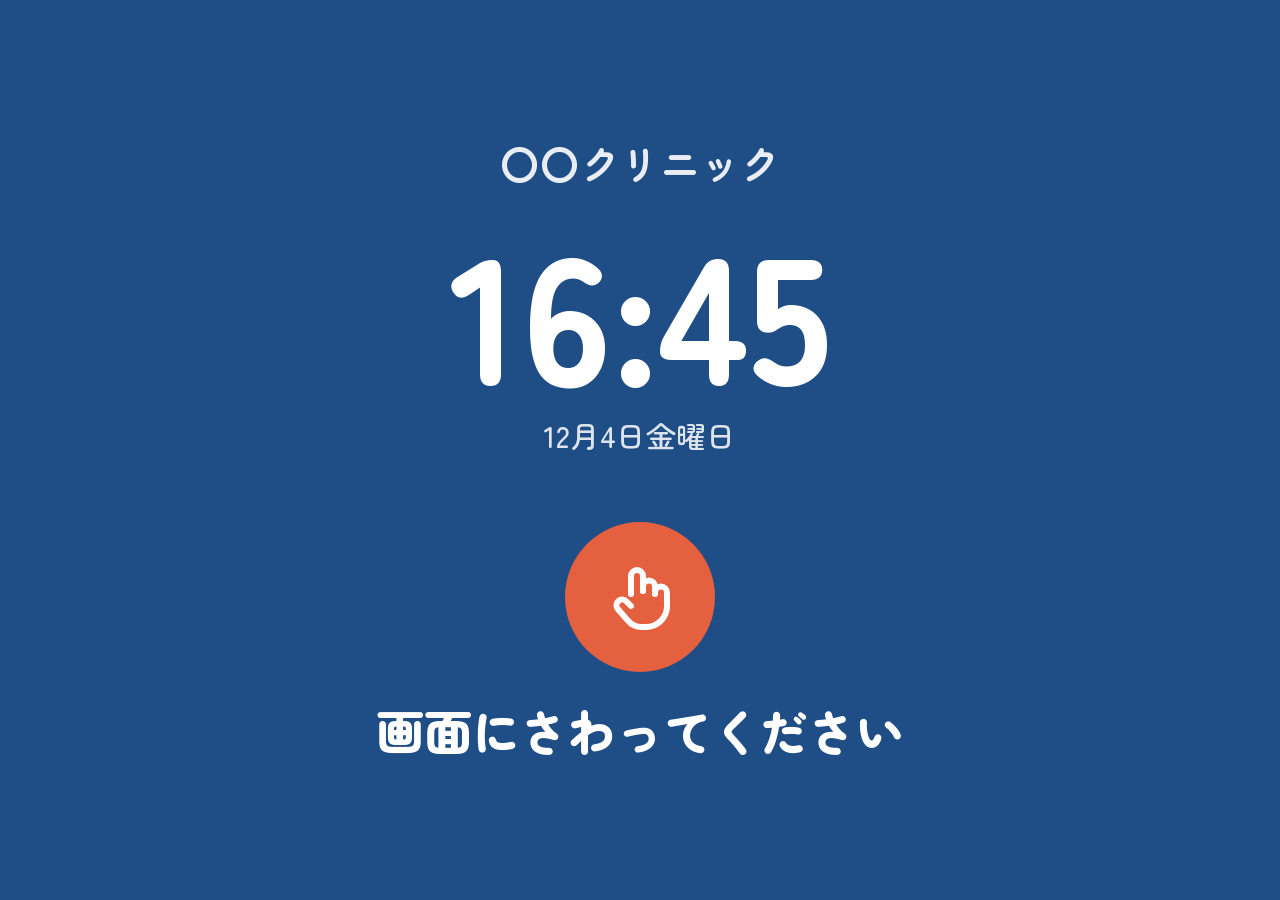
<file: index.html>
<!DOCTYPE html>
<html lang="ja">
<head>
<meta charset="utf-8">
<meta name="viewport" content="width=device-width,initial-scale=1,user-scalable=no">
<meta name="apple-mobile-web-app-capable" content="yes">
<meta name="mobile-web-app-capable" content="yes">
<meta name="apple-mobile-web-app-status-bar-style" content="black-translucent">
<meta name="apple-mobile-web-app-title" content="受付ご案内">
<title>受付ご案内</title>
<link rel="preconnect" href="https://fonts.googleapis.com">
<link href="https://fonts.googleapis.com/css2?family=Zen+Maru+Gothic:wght@500;700;900&display=swap" rel="stylesheet">
<link rel="stylesheet" href="style.css">
<style>
#idle{background:var(--blue);color:#fff;align-items:center;justify-content:center;text-align:center;padding:5vh 6vw}
#idle .name{font-size:clamp(24px,4vw,40px);font-weight:700;opacity:.9}
#idle .clock{font-size:clamp(72px,16vw,180px);font-weight:900;line-height:1.05;margin:2vh 0 1vh;font-variant-numeric:tabular-nums}
#idle .date{font-size:clamp(20px,3vw,30px);opacity:.85}
#idle .touch{margin-top:7vh;display:flex;flex-direction:column;align-items:center;gap:20px}
#idle .touch b{font-size:clamp(28px,5vw,48px);font-weight:900}
.grid{display:grid;grid-template-columns:repeat(auto-fit,minmax(min(100%,360px),1fr));gap:clamp(14px,2vw,28px)}
.item{background:var(--card);border:2px solid var(--line);border-radius:28px;padding:clamp(22px,3vw,36px);text-align:left;display:flex;gap:22px;align-items:center;min-height:200px;box-shadow:0 6px 0 var(--line);transition:transform .08s}
.item:active{transform:translateY(4px);box-shadow:0 2px 0 var(--line)}
.item .ic{flex:none;width:84px;height:84px;border-radius:24px;display:grid;place-items:center;background:var(--blue);color:#fff}
.item .ic svg{width:46px;height:46px}
.item b{display:block;font-size:clamp(26px,3.2vw,38px);font-weight:900;line-height:1.25}
.item small{display:block;font-size:clamp(17px,2vw,22px);color:var(--sub);margin-top:6px}
.item.callme{background:var(--coral);border-color:var(--coral);color:#fff;box-shadow:0 6px 0 #b8452a}
.item.callme .ic{background:#fff;color:var(--coral)}.item.callme small{color:#ffe6de}
.steps{list-style:none;margin:0 auto;padding:0;display:grid;gap:16px;max-width:1000px}
.steps li{display:grid;grid-template-columns:64px minmax(0,1fr);gap:18px;align-items:start;background:var(--card);border:2px solid var(--line);border-radius:22px;padding:22px 26px}
.steps .n{width:64px;height:64px;border-radius:50%;background:var(--blue);color:#fff;display:grid;place-items:center;font-size:30px;font-weight:900}
.steps b{display:block;font-size:1.45em;line-height:1.35;padding-top:8px}
.steps p{margin:8px 0 0;font-size:1.15em}
.metal{list-style:none;margin:16px 0 0;padding:0;display:grid;grid-template-columns:repeat(auto-fill,minmax(min(100%,250px),1fr));gap:10px}
.metal li{display:flex;align-items:center;gap:12px;padding:12px 16px;border-radius:14px;background:#fdf0eb;border:2px solid #f3c9b4;font-weight:700;font-size:1.02em;line-height:1.35;grid-template-columns:none}
.metal svg{flex:none;width:30px;height:30px;color:var(--red)}
.note{max-width:1000px;margin:20px auto 0;padding:18px 24px;border-radius:18px;background:#fff6d9;border:2px solid #ecd27a;font-weight:700;display:flex;gap:14px;align-items:flex-start}
.note svg{flex:none;width:30px;height:30px;color:#a87400;margin-top:2px}

/* 設定画面 */
#admin{z-index:5}
#admin main{user-select:text;-webkit-user-select:text}
.adm{max-width:900px;margin:0 auto;width:100%}
.adm h2{font-size:22px;margin:28px 0 10px}
.adm .hint{font-size:15px;color:var(--sub);margin:4px 0 12px}
.fl{display:grid;gap:6px;margin-bottom:16px;font-size:17px;font-weight:700}
.fl input,.fl textarea{font-family:inherit;font-size:17px;line-height:1.6;font-weight:500;padding:12px 14px;border-radius:12px;border:2px solid var(--line);background:var(--card);color:var(--ink);width:100%}
.fl textarea{min-height:110px;resize:vertical}
.sprow{display:flex;gap:10px;align-items:stretch}.sprow textarea{min-height:64px;flex:1}.sprow .sbtn{flex:none}
.chk{display:flex;align-items:center;gap:12px;font-size:17px;font-weight:700;min-height:44px;margin-top:4px}
.chk input{width:26px;height:26px;accent-color:var(--blue);flex:none}
.fl select{font-family:inherit;font-size:17px;padding:12px 14px;border-radius:12px;border:2px solid var(--line);background:var(--card);color:var(--ink);width:100%;min-height:52px}
.fl input[type=range]{padding:0;border:0;background:none;accent-color:var(--blue);min-height:44px}
.fl textarea.tall{min-height:260px}
.row2{display:grid;grid-template-columns:repeat(auto-fit,minmax(min(100%,240px),1fr));gap:0 16px}
.ed{border:2px solid var(--line);border-radius:18px;padding:18px 20px;margin-bottom:16px;background:var(--card)}
.ed-h{display:flex;align-items:center;gap:10px;margin-bottom:12px}
.ed-h b{flex:1;font-size:19px}
.sbtn{min-height:44px;min-width:44px;padding:0 14px;border-radius:12px;border:2px solid var(--line);background:var(--bg);font-size:16px;font-weight:700}
.sbtn.del{color:var(--red)}
.adm .actions{justify-content:flex-start}
.toast{position:fixed;left:50%;bottom:28px;transform:translateX(-50%);background:var(--ink);color:#fff;padding:14px 26px;border-radius:999px;font-size:18px;display:none;z-index:30}
#pinbox{background:rgba(20,30,45,.6);align-items:center;justify-content:center;z-index:25}
#pinbox .card{background:var(--card);padding:28px;border-radius:24px;width:min(420px,90vw)}
#pinbox input{font-size:28px;letter-spacing:.3em;text-align:center}
</style>
</head>
<body>

<section id="idle" class="screen on">
  <div class="name" id="idleName"></div>
  <div class="clock" id="clock">--:--</div>
  <div class="date" id="date"></div>
  <div class="touch">
    <div class="ring"><svg viewBox="0 0 24 24" fill="none" stroke="#fff" stroke-width="2" stroke-linecap="round" stroke-linejoin="round"><path d="M9 11V5a2 2 0 0 1 4 0v5"/><path d="M13 10V8.5a2 2 0 0 1 4 0V11"/><path d="M17 10.5a2 2 0 0 1 4 0V15a7 7 0 0 1-7 7h-1.5a6 6 0 0 1-4.6-2.2L4.6 16a1.9 1.9 0 0 1 2.9-2.5L9 15"/></svg></div>
    <b>画面にさわってください</b>
  </div>
</section>

<section id="menu" class="screen">
  <header><h1 id="menuName"></h1><button class="hbtn" id="voiceBtn">音声 オン</button></header>
  <main><p class="lead">ご用件をえらんでください</p><div class="grid" id="grid"></div></main>
  <footer><span></span><span id="t1"></span></footer>
</section>

<section id="guide" class="screen">
  <header><button class="hbtn" data-go="menu">‹ もどる</button><h1 id="gTitle"></h1><button class="hbtn" id="readBtn">もう一度読む</button></header>
  <main>
    <ol class="steps" id="gSteps"></ol>
    <div class="note" id="gNote"><svg viewBox="0 0 24 24" fill="none" stroke="currentColor" stroke-width="2" stroke-linecap="round" stroke-linejoin="round"><path d="M10.3 3.9 1.8 18a2 2 0 0 0 1.7 3h17a2 2 0 0 0 1.7-3L13.7 3.9a2 2 0 0 0-3.4 0z"/><path d="M12 9v4M12 17h.01"/></svg><span id="gNoteText"></span></div>
    <div class="actions">
      <button class="big-btn primary" data-go="idle">わかりました</button>
      <button class="big-btn coral" data-call>スタッフを呼ぶ</button>
    </div>
  </main>
  <footer><span></span><span id="t2"></span></footer>
</section>

<section id="calling" class="screen">
  <div class="center">
    <div class="ring" id="callRing"><svg viewBox="0 0 24 24" fill="none" stroke="currentColor" stroke-width="2" stroke-linecap="round" stroke-linejoin="round"><path d="M6 8a6 6 0 0 1 12 0c0 7 3 9 3 9H3s3-2 3-9"/><path d="M10.3 21a1.9 1.9 0 0 0 3.4 0"/></svg></div>
    <h2 id="callTitle"></h2>
    <p id="callText"></p>
    <div class="actions">
      <button class="big-btn coral" id="againBtn" hidden>もう一度呼ぶ</button>
      <button class="big-btn" id="closeBtn">とじる</button>
    </div>
  </div>
</section>

<section id="admin" class="screen">
  <header><h1>設定（職員用）</h1><button class="hbtn" id="admClose">とじる</button></header>
  <main><div class="adm">
    <p class="hint">ここでの変更は、この端末のブラウザに保存されます（他の端末には反映されません）。</p>
    <h2>基本</h2>
    <div class="row2">
      <label class="fl">クリニック名<input id="aName"></label>
      <label class="fl">呼び出し場所の名前（通知に表示）<input id="aPlace"></label>
    </div>
    <label class="fl">通知のチャンネル名（ntfy の topic）<input id="aTopic" autocomplete="off" autocapitalize="off" spellcheck="false"></label>
    <p class="hint">変えた場合は、スタッフのスマホの ntfy アプリにも同じ名前を登録し直してください。</p>
    <div class="row2">
      <label class="fl">操作がないとき最初の画面に戻るまで（秒）<input id="aIdle" type="number" inputmode="numeric" min="15" max="600"></label>
      <label class="fl">「もう一度呼ぶ」を出すまで（秒）<input id="aWait" type="number" inputmode="numeric" min="30" max="900"></label>
      <label class="fl">設定画面の暗証番号（空欄なら不要）<input id="aPin" inputmode="numeric" maxlength="8" autocomplete="off"></label>
    </div>
    <label class="chk"><input type="checkbox" id="aFull"> 待機画面をタップしたら全画面にする（Safari で開いているとき）</label>
    <div class="actions" style="margin-top:8px"><button class="sbtn" id="aFullNow">今すぐ全画面にする</button></div>
    <h2>読み上げの声</h2>
    <p class="hint">選べる声は端末によって違います。「（拡張）」「Premium」と付いた声は、より自然です。</p>
    <label class="fl">声<select id="aVoice"></select></label>
    <div class="row2">
      <label class="fl">速さ <span id="aRateV"></span><input id="aRate" type="range" min="0.7" max="1.3" step="0.05"></label>
      <label class="fl">高さ <span id="aPitchV"></span><input id="aPitch" type="range" min="0.8" max="1.5" step="0.05"></label>
    </div>
    <div class="actions" style="margin-top:0"><button class="sbtn" id="aTry">▶ 試しに聞く</button></div>
    <h2>読み上げる言葉</h2>
    <p class="hint">空欄にすると、その場面では読み上げません。画面に出る文字は変わりません。</p>
    <div id="aSpeech"></div>
    <h2>メニュー</h2>
    <p class="hint">手順は1行に1つ。「見出し|説明」と書くと説明を分けられます。行の頭に「・」を付けると、すぐ上の手順の一覧（金属類など）になります。</p>
    <div id="aMenu"></div>
    <div class="actions"><button class="sbtn" id="aAdd">＋ 案内メニューを追加</button></div>
    <div class="actions">
      <button class="big-btn primary" id="aSave">保存する</button>
      <button class="big-btn" id="aReset">初期設定に戻す</button>
    </div>
    <details style="margin:32px 0 60px">
      <summary style="font-weight:700;cursor:pointer;min-height:44px">設定を書き出す（config.js に貼り付けて全端末に反映したいとき）</summary>
      <label class="fl" style="margin-top:12px"><textarea id="aExport" class="tall" readonly></textarea></label>
      <button class="sbtn" id="aCopy">コピー</button>
    </details>
  </div></main>
</section>

<section id="pinbox" class="screen">
  <div class="card">
    <label class="fl">暗証番号<input id="pinIn" type="password" inputmode="numeric" autocomplete="off"></label>
    <div class="actions" style="justify-content:flex-start;margin-top:8px"><button class="big-btn primary" id="pinOk">開く</button><button class="big-btn" id="pinNo">やめる</button></div>
  </div>
</section>
<div class="toast" id="toast"></div>

<script src="config.js"></script>
<script>
{
const BASE = window.KIOSK_CONFIG;
const SKEY = 'clinicKiosk.settings.v2';
let C = BASE;
try { const sv = JSON.parse(localStorage.getItem(SKEY)); if (sv && sv.menu) C = Object.assign({}, BASE, sv) } catch (e) {}
const PREVIEW = !!window.KIOSK_PREVIEW;
const NTFY = 'https://ntfy.sh';
const $ = id => document.getElementById(id);
const esc = s => String(s ?? '').replace(/[&<>"']/g, c => ({'&':'&amp;','<':'&lt;','>':'&gt;','"':'&quot;',"'":'&#39;'}[c]));
const ICON = {
  guide: '<rect x="4" y="3" width="16" height="18" rx="2"/><path d="M8 8h8M8 12h8M8 16h5"/>',
  call: '<path d="M6 8a6 6 0 0 1 12 0c0 7 3 9 3 9H3s3-2 3-9"/><path d="M10.3 21a1.9 1.9 0 0 0 3.4 0"/>'
};
const NO = '<svg viewBox="0 0 24 24" fill="none" stroke="currentColor" stroke-width="2.4" stroke-linecap="round"><circle cx="12" cy="12" r="9"/><path d="M5.6 5.6l12.8 12.8"/></svg>';
let cur = 'idle', lastAct = Date.now(), voice = true, curGuide = null;

/* ---------- 画面・音声 ---------- */
function show(id) {
  document.querySelectorAll('.screen').forEach(s => s.classList.toggle('on', s.id === id));
  cur = id; lastAct = Date.now();
  if (id !== 'calling') stopListen();
  if (id === 'idle') { try { speechSynthesis.cancel() } catch (e) {} }
}
/* 声の選び方：高品質（拡張・Premium・Natural）で、女性の日本語の声を優先 */
const FEMALE = /kyoko|o-?ren|nanami|mayu|ayumi|haruka|sayaka|aoi|shiori|google 日本語|女性|female/i;
const MALE = /otoya|hattori|keita|ichiro|daichi|naoki|男性|male/i;
const GOOD = /enhanced|premium|natural|neural|拡張|高品質/i;
function jaVoices() { try { return speechSynthesis.getVoices().filter(v => (v.lang || '').replace('_', '-').toLowerCase().startsWith('ja')) } catch (e) { return [] } }
function pickVoice() {
  const vs = jaVoices(); if (!vs.length) return null;
  const want = (C.voice || {}).name;
  if (want) { const v = vs.find(v => v.name === want); if (v) return v }
  const score = v => (GOOD.test(v.name) ? 4 : 0) + (FEMALE.test(v.name) ? 3 : 0) - (MALE.test(v.name) && !FEMALE.test(v.name) ? 5 : 0) + (v.localService ? 0 : 1);
  return vs.slice().sort((a, b) => score(b) - score(a))[0];
}
function speak(t, force) {
  if ((!voice && !force) || !t) return;
  try {
    speechSynthesis.cancel();
    const vc = C.voice || {};
    const u = new SpeechSynthesisUtterance(t); u.lang = 'ja-JP';
    u.rate = +vc.rate || 0.95; u.pitch = +vc.pitch || 1.1; u.volume = 1;
    const v = pickVoice(); if (v) u.voice = v;
    speechSynthesis.speak(u);
  } catch (e) {}
}
/* 読み上げる言葉（設定画面で変更できる。空欄なら読み上げない） */
const SPEECH_DEFAULT = {
  welcome: 'いらっしゃいませ。ご用件をえらんでください。',
  callSent: 'スタッフに知らせました。まもなくスタッフが参ります。そのまま少々お待ちください。',
  callAck: 'スタッフが向かっています。おかけになってお待ちください。',
  callWait: 'お待たせしています。',
  callError: 'スタッフを呼べませんでした。お近くのスタッフにお声がけください。'
};
const SPEECH_LABEL = {
  welcome: '最初のあいさつ（待機画面をタップしたとき）',
  callSent: 'スタッフに通知を送ったとき',
  callAck: 'スタッフが「向かいます」を押したとき',
  callWait: 'しばらく応答がないとき',
  callError: '通知を送れなかったとき'
};
const phrase = k => { const sp = C.speech || {}; return k in sp ? sp[k] : SPEECH_DEFAULT[k] };
const say = k => speak(phrase(k));
let actx = null;
function chime(done) {
  try {
    actx = actx || new (window.AudioContext || window.webkitAudioContext)();
    (done ? [[660, 0], [880, .25]] : [[880, 0], [660, .3]]).forEach(([f, t]) => {
      const o = actx.createOscillator(), g = actx.createGain(), n = actx.currentTime + t;
      o.frequency.value = f; g.gain.setValueAtTime(0, n); g.gain.linearRampToValueAtTime(.25, n + .02); g.gain.exponentialRampToValueAtTime(.001, n + .9);
      o.connect(g).connect(actx.destination); o.start(n); o.stop(n + 1);
    });
  } catch (e) {}
}

/* ---------- メニュー・案内 ---------- */
function render() {
  $('idleName').textContent = C.clinicName; $('menuName').textContent = C.clinicName;
  $('grid').innerHTML = C.menu.map((m, i) => `<button class="item ${m.type === 'call' ? 'callme' : ''}" data-i="${i}">
  <span class="ic"><svg viewBox="0 0 24 24" fill="none" stroke="currentColor" stroke-width="2" stroke-linecap="round" stroke-linejoin="round">${ICON[m.type] || ICON.guide}</svg></span>
  <span><b>${esc(m.title)}</b><small>${esc(m.sub)}</small></span></button>`).join('');
}
render();

function openGuide(m) {
  curGuide = m;
  $('gTitle').textContent = m.title;
  const st = m.steps || [];
  $('gSteps').innerHTML = st.map((s, k) => `<li>
    <span class="n">${k + 1}</span>
    <div><b>${esc(s.h)}</b>${s.d ? `<p>${esc(s.d)}</p>` : ''}
    ${s.list ? `<ul class="metal">${s.list.map(x => `<li>${NO}<span>${esc(x)}</span></li>`).join('')}</ul>` : ''}</div></li>`).join('');
  $('gNoteText').textContent = m.note || ''; $('gNote').style.display = m.note ? '' : 'none';
  $('readBtn').hidden = m.speakOn === false;
  show('guide'); readGuide();
}
function guideSpeech(m) {
  if (m.speakOn === false) return '';
  if (m.speakText && m.speakText.trim()) return m.speakText.trim();
  return m.title + 'へのご案内です。' + (m.steps || []).map((s, k) =>
    (k + 1) + '。' + s.h + '。' + (s.d || '') + (s.list ? s.list.join('、') + '。' : '')).join('') + (m.note || '');
}
function readGuide() { const m = curGuide; if (m) speak(guideSpeech(m)) }

/* ---------- スタッフ呼び出し（ntfy） ---------- */
let listener = null, waitTimer = null, lastSent = 0, acked = false, callState = '';
function stopListen() {
  if (listener) { try { listener.close() } catch (e) {} listener = null }
  if (waitTimer) { clearTimeout(waitTimer); waitTimer = null }
}
function setCall(state, title, text) {
  callState = state;
  $('callRing').classList.toggle('done', state === 'ack');
  $('callTitle').textContent = title; $('callText').textContent = text;
  $('againBtn').hidden = state !== 'wait';
}
async function sendCall() {
  if (PREVIEW) return Math.floor(Date.now() / 1000);
  const time = new Date().toLocaleTimeString('ja-JP', { hour: '2-digit', minute: '2-digit' });
  // 呼び出しごとの番号。「向かいます」でこの番号の通知を全端末から消す
  const seq = 'call' + Date.now();
  const r = await fetch(NTFY + '/', {
    method: 'POST',
    headers: { 'Content-Type': 'application/json' },
    body: JSON.stringify({
      topic: C.topic,
      sequence_id: seq,
      title: `${C.place}から呼び出しです`,
      message: `${C.clinicName}の${C.place}で、スタッフが呼ばれています（${time}）`,
      priority: 5,
      tags: ['bell'],
      actions: [{ action: 'http', label: '向かいます', url: `${NTFY}/${C.topic}/${seq}/clear`, method: 'PUT', clear: true }]
    })
  });
  if (!r.ok) throw new Error('HTTP ' + r.status);
  const j = await r.json().catch(() => ({}));
  return j.time || Math.floor(Date.now() / 1000) - 5;
}
function listenAck(since, onAck) {
  if (PREVIEW) { const t = setTimeout(onAck, 6000); return { close() { clearTimeout(t) } } }
  // 通知が「既読（消去）」になる＝誰かが「向かいます」を押した。PC画面からの返事は -ack に届く
  const es = new EventSource(`${NTFY}/${encodeURIComponent(C.topic)},${encodeURIComponent(C.topic)}-ack/sse?since=${since}`);
  es.onmessage = e => {
    try {
      const m = JSON.parse(e.data);
      if (m.time < since) return;
      if (m.topic === C.topic && (m.event === 'message_clear' || m.event === 'message_delete')) onAck();
      else if (m.topic === C.topic + '-ack' && m.event === 'message') onAck();
    } catch (x) {}
  };
  return es;
}
async function callStaff(force) {
  show('calling'); acked = false;
  setCall('send', 'スタッフを呼んでいます', 'そのまま少々お待ちください');
  chime();
  // 連打で通知が何度も飛ばないように
  let since;
  if (!force && Date.now() - lastSent < 30000) since = Math.floor(lastSent / 1000) - 5;
  else {
    try { since = await sendCall(); lastSent = Date.now() }
    catch (e) {
      setCall('error', 'スタッフを呼べませんでした', 'インターネットにつながっていない可能性があります。お近くのスタッフにお声がけください。');
      say('callError'); return;
    }
  }
  if (cur !== 'calling') return;
  setCall('sent', 'スタッフに知らせました', 'まもなくスタッフが参ります。そのまま少々お待ちください。');
  say('callSent');
  stopListen();
  listener = listenAck(since, () => {
    if (acked || cur !== 'calling') return; acked = true;
    stopListen(); chime(true);
    setCall('ack', 'スタッフが向かっています', 'おかけになってお待ちください。');
    say('callAck');
    lastAct = Date.now();
  });
  waitTimer = setTimeout(() => {
    if (cur === 'calling' && !acked) {
      setCall('wait', 'お待たせしています', 'もう一度呼ぶか、お近くのスタッフにお声がけください。');
      say('callWait'); lastAct = Date.now();
    }
  }, C.waitSeconds * 1000);
}

/* ---------- 操作 ---------- */
document.addEventListener('pointerdown', () => { lastAct = Date.now() }, true);
/* 全画面表示（Safari のタブで開いているとき用。タップしたときにしか全画面にできない） */
const isStandalone = () => { try { return matchMedia('(display-mode: standalone)').matches || matchMedia('(display-mode: fullscreen)').matches || navigator.standalone === true } catch (e) { return false } };
const isFull = () => !!(document.fullscreenElement || document.webkitFullscreenElement);
function goFull() {
  if (isFull() || isStandalone()) return true;
  const r = document.documentElement, f = r.requestFullscreen || r.webkitRequestFullscreen;
  if (!f) return false;
  try { const p = f.call(r); if (p && p.catch) p.catch(() => {}); return true } catch (e) { return false }
}
$('idle').addEventListener('click', () => { if (cur !== 'idle' || Date.now() < ignoreUntil) return; if (C.autoFullscreen !== false) goFull(); show('menu'); say('welcome') });
document.addEventListener('click', e => {
  const it = e.target.closest('.item[data-i]');
  if (it) { const m = C.menu[+it.dataset.i]; m.type === 'call' ? callStaff() : openGuide(m); return }
  if (e.target.closest('[data-call]')) { callStaff(); return }
  const g = e.target.closest('[data-go]'); if (g) show(g.dataset.go);
});
$('readBtn').addEventListener('click', readGuide);
$('againBtn').addEventListener('click', () => callStaff(true));
$('closeBtn').addEventListener('click', () => show('idle'));
$('voiceBtn').addEventListener('click', () => { voice = !voice; $('voiceBtn').textContent = voice ? '音声 オン' : '音声 オフ'; if (!voice) try { speechSynthesis.cancel() } catch (e) {} });

/* ---------- 設定画面 ---------- */
let draft = null, longT = null, justLong = false, ignoreUntil = 0;
const stepsToText = st => (st || []).map(x => [x.h + (x.d ? '|' + x.d : ''), ...(x.list || []).map(y => '・' + y)].join('\n')).join('\n');
function textToSteps(t) {
  const out = [];
  String(t).split('\n').map(l => l.trim()).filter(Boolean).forEach(l => {
    if (/^[・\-－*]/.test(l) && out.length) (out[out.length - 1].list ||= []).push(l.replace(/^[・\-－*]\s*/, ''));
    else { const i = l.search(/[|｜]/); out.push(i < 0 ? { h: l, d: '' } : { h: l.slice(0, i).trim(), d: l.slice(i + 1).trim() }) }
  });
  return out;
}
function toast(t) { const el = $('toast'); el.textContent = t; el.style.display = 'block'; clearTimeout(el._t); el._t = setTimeout(() => el.style.display = 'none', 2400) }
function openAdmin() {
  draft = JSON.parse(JSON.stringify(C));
  $('aName').value = draft.clinicName || ''; $('aPlace').value = draft.place || '';
  $('aTopic').value = draft.topic || ''; $('aIdle').value = draft.idleSeconds; $('aWait').value = draft.waitSeconds;
  $('aPin').value = draft.pin || '';
  $('aFull').checked = draft.autoFullscreen !== false;
  draft.voice = Object.assign({ name: '', rate: 0.95, pitch: 1.1 }, draft.voice || {});
  draft.speech = Object.assign({}, SPEECH_DEFAULT, draft.speech || {}); renderSpeechEd();
  fillVoices(); $('aRate').value = draft.voice.rate; $('aPitch').value = draft.voice.pitch; showVoiceVals();
  renderMenuEd(); show('admin');
}
function renderMenuEd() {
  const n = draft.menu.length;
  $('aMenu').innerHTML = draft.menu.map((m, i) => `<div class="ed">
    <div class="ed-h"><b>${i + 1}．${m.type === 'call' ? 'スタッフ呼び出し' : '案内'}</b>
      <button class="sbtn" data-mv="${i}" data-d="-1" ${i === 0 ? 'disabled' : ''} aria-label="上へ">↑</button>
      <button class="sbtn" data-mv="${i}" data-d="1" ${i === n - 1 ? 'disabled' : ''} aria-label="下へ">↓</button>
      ${m.type === 'guide' ? `<button class="sbtn del" data-del="${i}">削除</button>` : ''}</div>
    <div class="row2">
      <label class="fl">ボタンの文字<input data-i="${i}" data-k="title" value="${esc(m.title)}"></label>
      <label class="fl">ボタンの小さい説明<input data-i="${i}" data-k="sub" value="${esc(m.sub)}"></label>
    </div>
    ${m.type === 'guide' ? `<label class="fl">手順<textarea class="tall" data-i="${i}" data-k="steps">${esc(stepsToText(m.steps))}</textarea></label>
    <label class="fl">注意書き（空欄なら表示しません）<input data-i="${i}" data-k="note" value="${esc(m.note)}"></label>
    <label class="chk"><input type="checkbox" data-i="${i}" data-k="speakOn" ${m.speakOn === false ? '' : 'checked'}> この案内を読み上げる</label>
    <label class="fl" style="margin-top:8px">読み上げる文（空欄なら、画面の内容をそのまま読み上げます）<textarea data-i="${i}" data-k="speakText" placeholder="例：MRI撮影の方へ。お手洗いを済ませ、金属類を外して、おかけになってお待ちください。">${esc(m.speakText || '')}</textarea></label>
    <div class="actions" style="margin-top:0;justify-content:flex-start"><button class="sbtn" data-try="${i}">▶ この案内の読み上げを聞く</button></div>` : ''}
  </div>`).join('');
}
function fillVoices() {
  const vs = jaVoices(), cur = (draft && draft.voice && draft.voice.name) || '';
  const auto = pickVoice.call(null);
  $('aVoice').innerHTML = '';
  const o0 = document.createElement('option'); o0.value = ''; o0.textContent = '自動（おすすめ）' + (auto ? '：' + auto.name : ''); $('aVoice').append(o0);
  vs.forEach(v => { const o = document.createElement('option'); o.value = v.name; o.textContent = v.name; $('aVoice').append(o) });
  if (!vs.length) { const o = document.createElement('option'); o.disabled = true; o.textContent = '日本語の声が見つかりません'; $('aVoice').append(o) }
  $('aVoice').value = vs.some(v => v.name === cur) ? cur : '';
}
function withDraftVoice(fn) {
  const keep = C.voice; C.voice = { name: $('aVoice').value, rate: +$('aRate').value, pitch: +$('aPitch').value };
  try { fn() } finally { C.voice = keep }
}
function renderSpeechEd() {
  $('aSpeech').innerHTML = Object.keys(SPEECH_DEFAULT).map(k => `<label class="fl">${esc(SPEECH_LABEL[k])}
    <span class="sprow"><textarea data-sp="${k}" rows="2">${esc(k in draft.speech ? draft.speech[k] : SPEECH_DEFAULT[k])}</textarea><button type="button" class="sbtn" data-sptry="${k}" aria-label="聞く">▶</button></span></label>`).join('');
}
$('aSpeech').addEventListener('input', e => { const t = e.target.closest('[data-sp]'); if (t) draft.speech[t.dataset.sp] = t.value });
$('aSpeech').addEventListener('click', e => {
  const b = e.target.closest('[data-sptry]'); if (!b) return; e.preventDefault();
  const t = draft.speech[b.dataset.sptry]; withDraftVoice(() => t ? speak(t, true) : toast('空欄なので読み上げません'));
});
function showVoiceVals() { $('aRateV').textContent = (+$('aRate').value).toFixed(2); $('aPitchV').textContent = (+$('aPitch').value).toFixed(2) }
['aRate', 'aPitch'].forEach(id => $(id).addEventListener('input', showVoiceVals));
$('aTry').addEventListener('click', () => withDraftVoice(() => speak((draft.speech.welcome || SPEECH_DEFAULT.welcome) + (draft.speech.callAck || ''), true)));
try { speechSynthesis.addEventListener('voiceschanged', () => { if (cur === 'admin') fillVoices() }) } catch (e) {}
$('aMenu').addEventListener('input', e => {
  const el = e.target.closest('[data-k]'); if (!el) return;
  const m = draft.menu[+el.dataset.i], k = el.dataset.k; m[k] = k === 'steps' ? textToSteps(el.value) : k === 'speakOn' ? el.checked : el.value;
});
$('aMenu').addEventListener('click', e => {
  const tr = e.target.closest('[data-try]');
  if (tr) { const m = draft.menu[+tr.dataset.try]; withDraftVoice(() => { const t = guideSpeech(m); t ? speak(t, true) : toast('読み上げはオフになっています') }); return }
  const mv = e.target.closest('[data-mv]'), del = e.target.closest('[data-del]');
  if (mv) { const i = +mv.dataset.mv, j = i + +mv.dataset.d; [draft.menu[i], draft.menu[j]] = [draft.menu[j], draft.menu[i]]; renderMenuEd() }
  if (del) { const i = +del.dataset.del; if (del.dataset.sure) { draft.menu.splice(i, 1); renderMenuEd() } else { del.dataset.sure = '1'; del.textContent = 'もう一度押すと削除' } }
});
$('aAdd').addEventListener('click', () => {
  draft.menu.splice(Math.max(0, draft.menu.length - 1), 0, { type: 'guide', title: '新しい案内', sub: '', steps: [{ h: 'おかけになってお待ちください', d: '' }], note: '' });
  renderMenuEd(); toast('追加しました。内容を入力して保存してください');
});
$('aSave').addEventListener('click', () => {
  const topic = $('aTopic').value.trim();
  if (!/^[A-Za-z0-9_-]{6,64}$/.test(topic)) { toast('チャンネル名は英数字・-・_ の6文字以上にしてください'); return }
  draft.clinicName = $('aName').value.trim() || BASE.clinicName;
  draft.place = $('aPlace').value.trim() || BASE.place;
  draft.topic = topic;
  draft.idleSeconds = Math.min(600, Math.max(15, parseInt($('aIdle').value, 10) || BASE.idleSeconds));
  draft.waitSeconds = Math.min(900, Math.max(30, parseInt($('aWait').value, 10) || BASE.waitSeconds));
  draft.pin = $('aPin').value.trim();
  draft.autoFullscreen = $('aFull').checked;
  draft.voice = { name: $('aVoice').value, rate: +$('aRate').value, pitch: +$('aPitch').value };
  draft.menu.forEach(m => { if (!m.title) m.title = '（名前なし）' });
  C = draft; draft = JSON.parse(JSON.stringify(C)); render();
  try { localStorage.setItem(SKEY, JSON.stringify(C)); toast('保存しました') }
  catch (e) { toast('この端末では保存できませんでした（今だけ反映）') }
  $('aExport').value = exportText();
});
$('aReset').addEventListener('click', e => {
  const b = e.currentTarget;
  if (!b.dataset.sure) { b.dataset.sure = '1'; b.textContent = 'もう一度押すと元に戻します'; return }
  delete b.dataset.sure; b.textContent = '初期設定に戻す';
  try { localStorage.removeItem(SKEY) } catch (x) {}
  C = BASE; render(); openAdmin(); toast('config.js の内容に戻しました');
});
const exportText = () => 'window.KIOSK_CONFIG = ' + JSON.stringify(Object.assign({}, C, { pin: undefined }), null, 2) + ';\n';
$('aExport').value = exportText();
$('aCopy').addEventListener('click', async () => { try { await navigator.clipboard.writeText($('aExport').value); toast('コピーしました') } catch (e) { $('aExport').select(); toast('選択した文字をコピーしてください') } });
$('admClose').addEventListener('click', () => show('idle'));
$('aFullNow').addEventListener('click', () => {
  if (isStandalone()) { toast('ホーム画面から開いているので、すでに全画面です'); return }
  if (!goFull()) toast('この端末では全画面にできませんでした');
});
function askPin() {
  if (!C.pin) { openAdmin(); return }
  $('pinIn').value = ''; show('pinbox'); setTimeout(() => $('pinIn').focus(), 50);
}
$('pinOk').addEventListener('click', () => { if ($('pinIn').value === C.pin) openAdmin(); else { toast('暗証番号がちがいます'); $('pinIn').value = '' } });
$('pinIn').addEventListener('keydown', e => { if (e.key === 'Enter') $('pinOk').click() });
$('pinNo').addEventListener('click', () => show('idle'));
// クリニック名を3秒長押しで設定画面
['idleName', 'menuName'].forEach(id => {
  const el = $(id);
  el.addEventListener('pointerdown', () => { clearTimeout(longT); longT = setTimeout(() => { justLong = true; askPin() }, 3000) });
  ['pointerup', 'pointerleave', 'pointercancel'].forEach(ev => el.addEventListener(ev, () => { clearTimeout(longT); if (justLong) { justLong = false; ignoreUntil = Date.now() + 500 } }));
  el.addEventListener('contextmenu', e => e.preventDefault());
});

/* ---------- 時計・自動で戻る ---------- */
function tick() {
  const d = new Date();
  $('clock').textContent = d.toLocaleTimeString('ja-JP', { hour: '2-digit', minute: '2-digit' });
  $('date').textContent = d.toLocaleDateString('ja-JP', { month: 'long', day: 'numeric', weekday: 'long' });
  let limit = C.idleSeconds;
  if (cur === 'calling') limit = { ack: 20, wait: 90, error: 60 }[callState] || 0; // 呼び出し中は戻らない
  if (cur === 'admin') limit = 0;
  if (cur === 'pinbox') limit = 60;
  if (cur !== 'idle' && limit > 0) {
    const left = Math.max(0, Math.ceil((limit * 1000 - (Date.now() - lastAct)) / 1000));
    const t = cur !== 'calling' && left <= 15 ? `あと${left}秒で最初の画面に戻ります` : '';
    $('t1').textContent = t; $('t2').textContent = t;
    if (left <= 0) show('idle');
  }
}
setInterval(tick, 1000); tick();

async function keepAwake() { try { await navigator.wakeLock.request('screen') } catch (e) {} }
document.addEventListener('visibilitychange', () => { if (document.visibilityState === 'visible') keepAwake() });
keepAwake();
try { speechSynthesis.getVoices() } catch (e) {}
}
</script>
</body>
</html>
</file>
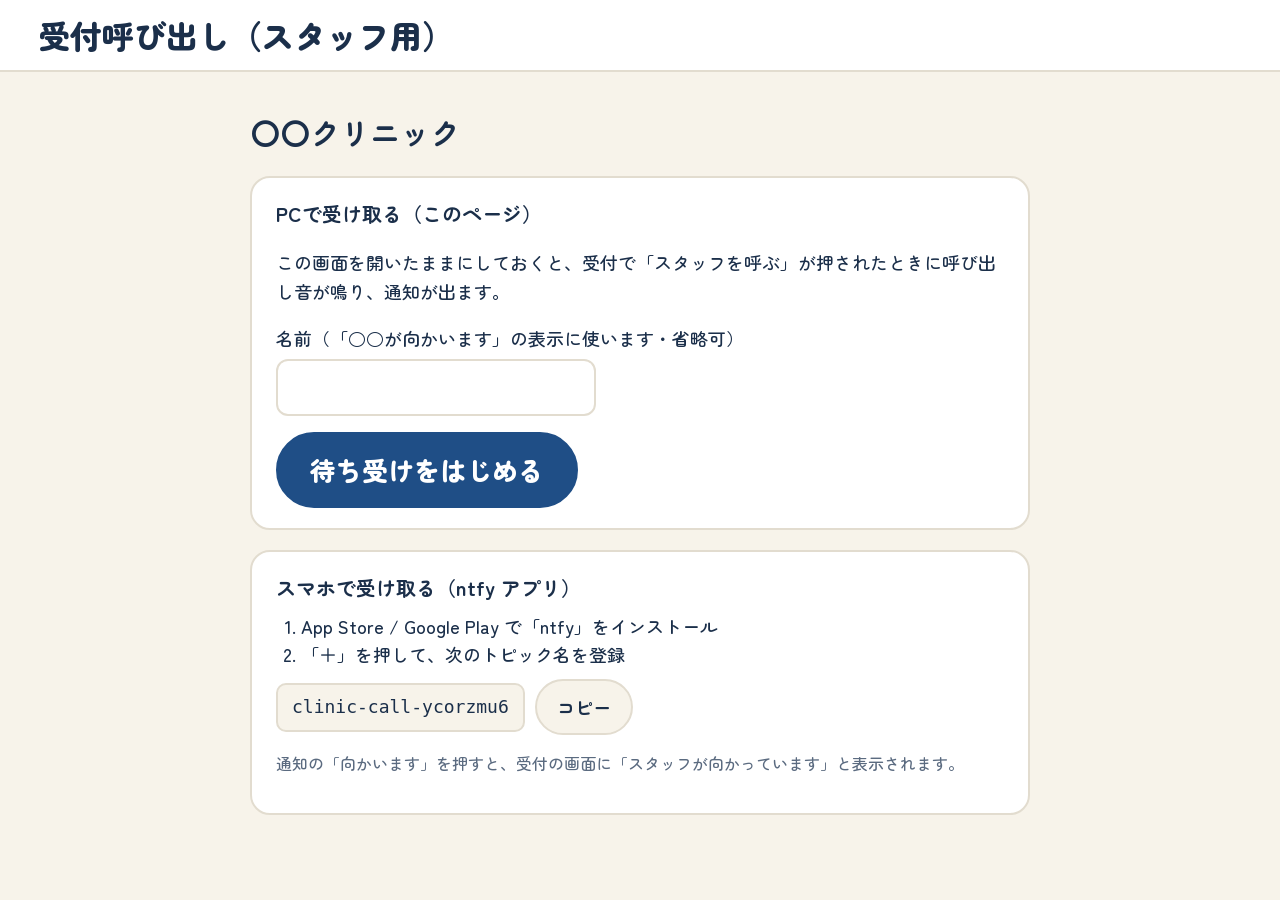
<file: staff.html>
<!DOCTYPE html>
<html lang="ja">
<head>
<meta charset="utf-8">
<meta name="viewport" content="width=device-width,initial-scale=1">
<title>受付呼び出し（スタッフ用）</title>
<link rel="preconnect" href="https://fonts.googleapis.com">
<link href="https://fonts.googleapis.com/css2?family=Zen+Maru+Gothic:wght@500;700;900&display=swap" rel="stylesheet">
<link rel="stylesheet" href="style.css">
<style>
body{overflow:auto;user-select:auto;-webkit-user-select:auto;font-size:18px}
.wrap{max-width:780px;margin:0 auto;width:100%}
.status{display:flex;align-items:center;gap:14px;background:var(--card);border:2px solid var(--line);border-radius:20px;padding:18px 22px;font-weight:700}
.dot{width:16px;height:16px;border-radius:50%;background:#b9b2a3;flex:none}
.dot.ok{background:#2e9d5c;box-shadow:0 0 0 6px rgba(46,157,92,.18)}
.hint{color:var(--sub);font-size:16px}
.box{background:var(--card);border:2px solid var(--line);border-radius:20px;padding:20px 24px;margin-top:20px}
.box h2{font-size:20px;margin:0 0 8px}
.box ol{margin:8px 0 0;padding-left:1.4em}
.topic{display:flex;gap:10px;align-items:center;flex-wrap:wrap;margin-top:10px}
.topic code{font-size:18px;background:var(--bg);padding:8px 14px;border-radius:10px;border:2px solid var(--line);overflow-wrap:anywhere}
.f{display:grid;gap:6px;margin:16px 0}
.f input{font:inherit;font-size:18px;padding:12px 14px;border-radius:12px;border:2px solid var(--line);max-width:320px}
#incoming{background:var(--coral);color:#fff}
#incoming .center p{color:#ffe6de}
#incoming .ring{background:#fff;color:var(--coral)}
.log{list-style:none;padding:0;margin:8px 0 0;font-size:17px}
.log li{display:flex;gap:14px;padding:10px 0;border-bottom:1px solid var(--line)}
.log time{font-variant-numeric:tabular-nums;color:var(--sub);white-space:nowrap}
</style>
</head>
<body>

<section id="start" class="screen on">
  <header><h1>受付呼び出し（スタッフ用）</h1></header>
  <main><div class="wrap">
    <p class="lead" id="clinic"></p>
    <div class="box">
      <h2>PCで受け取る（このページ）</h2>
      <p>この画面を開いたままにしておくと、受付で「スタッフを呼ぶ」が押されたときに呼び出し音が鳴り、通知が出ます。</p>
      <div class="f"><label for="nm">名前（「○○が向かいます」の表示に使います・省略可）</label><input id="nm" maxlength="12"></div>
      <button class="big-btn primary" id="startBtn">待ち受けをはじめる</button>
    </div>
    <div class="box">
      <h2>スマホで受け取る（ntfy アプリ）</h2>
      <ol>
        <li>App Store / Google Play で「ntfy」をインストール</li>
        <li>「＋」を押して、次のトピック名を登録</li>
      </ol>
      <div class="topic"><code id="topicName"></code><button class="hbtn" id="copyBtn">コピー</button></div>
      <p class="hint">通知の「向かいます」を押すと、受付の画面に「スタッフが向かっています」と表示されます。</p>
    </div>
  </div></main>
</section>

<section id="wait" class="screen">
  <header><h1>受付呼び出し（スタッフ用）</h1></header>
  <main><div class="wrap">
    <div class="status"><span class="dot" id="dot"></span><span id="stat">接続中…</span></div>
    <p class="hint">このタブを閉じたり、PCがスリープすると呼び出しを受け取れません。</p>
    <h2 style="font-size:22px;margin-top:32px">今日の呼び出し</h2>
    <ul class="log" id="log"><li class="hint">まだありません</li></ul>
  </div></main>
</section>

<section id="incoming" class="screen">
  <div class="center">
    <div class="ring"><svg viewBox="0 0 24 24" fill="none" stroke="currentColor" stroke-width="2" stroke-linecap="round" stroke-linejoin="round"><path d="M6 8a6 6 0 0 1 12 0c0 7 3 9 3 9H3s3-2 3-9"/><path d="M10.3 21a1.9 1.9 0 0 0 3.4 0"/></svg></div>
    <h2 id="inTitle">受付から呼び出しです</h2>
    <p id="inText"></p>
    <div class="actions">
      <button class="big-btn green" id="goBtn">向かいます</button>
      <button class="big-btn" id="muteBtn">音を止める</button>
    </div>
  </div>
</section>

<script src="config.js"></script>
<script>
{
const C = window.KIOSK_CONFIG;
const NTFY = 'https://ntfy.sh';
const T = C.topic, ACK = C.topic + '-ack';
const $ = id => document.getElementById(id);
let es = null, ringing = false, origTitle = document.title, notif = null, curSeq = '';
$('clinic').textContent = C.clinicName; $('topicName').textContent = T;
try { $('nm').value = localStorage.getItem('kioskStaffName') || '' } catch (e) {}

function show(id) { document.querySelectorAll('.screen').forEach(s => s.classList.toggle('on', s.id === id)) }
const hm = () => new Date().toLocaleTimeString('ja-JP', { hour: '2-digit', minute: '2-digit' });
const log = [];
function addLog(t) {
  log.unshift({ at: hm(), t }); $('log').innerHTML = '';
  log.slice(0, 40).forEach(x => { const li = document.createElement('li'), tm = document.createElement('time'); tm.textContent = x.at; li.append(tm, document.createTextNode(x.t)); $('log').append(li) });
}

/* 呼び出し音 */
let actx = null, ringT = null;
function beep() {
  try {
    actx = actx || new (window.AudioContext || window.webkitAudioContext)();
    [[988, 0], [784, .25], [988, .5]].forEach(([f, t]) => {
      const o = actx.createOscillator(), g = actx.createGain(), n = actx.currentTime + t;
      o.frequency.value = f; g.gain.setValueAtTime(0, n); g.gain.linearRampToValueAtTime(.35, n + .02); g.gain.exponentialRampToValueAtTime(.001, n + .4);
      o.connect(g).connect(actx.destination); o.start(n); o.stop(n + .45);
    });
  } catch (e) {}
}
function ringOn() { ringOff(); beep(); ringT = setInterval(() => { beep(); document.title = document.title === origTitle ? '🔔 受付から呼び出し' : origTitle }, 1500) }
function ringOff() { if (ringT) { clearInterval(ringT); ringT = null } document.title = origTitle }

function incoming(m) {
  ringing = true; curSeq = m.sequence_id || m.id || '';
  $('inTitle').textContent = m.title || '受付から呼び出しです';
  $('inText').textContent = m.message || '';
  $('goBtn').disabled = false; show('incoming'); ringOn(); addLog(m.title || '受付から呼び出し');
  try {
    if (Notification.permission === 'granted') {
      notif = new Notification(m.title || '受付から呼び出しです', { body: m.message || '', requireInteraction: true });
      notif.onclick = () => { window.focus(); notif.close() };
    }
  } catch (e) {}
}
function done(text) {
  ringing = false; ringOff(); try { notif && notif.close() } catch (e) {}
  if (text) addLog(text); show('wait');
}

function connect() {
  if (es) es.close();
  es = new EventSource(`${NTFY}/${encodeURIComponent(T)},${encodeURIComponent(ACK)}/sse`);
  es.onopen = () => { $('dot').classList.add('ok'); $('stat').textContent = '待ち受け中' };
  es.onerror = () => { $('dot').classList.remove('ok'); $('stat').textContent = '再接続中…（自動でつなぎ直します）' };
  es.onmessage = e => {
    let m; try { m = JSON.parse(e.data) } catch (x) { return }
    if (m.topic === T && m.event === 'message') incoming(m);
    else if (m.topic === T && (m.event === 'message_clear' || m.event === 'message_delete')) { if (ringing) done('他のスタッフ（スマホ）が応答') }
    else if (m.topic === ACK && m.event === 'message') { if (ringing) done(m.message || '他のスタッフが応答') }
  };
}

$('startBtn').addEventListener('click', async () => {
  beep(); // 音を鳴らせるようにする
  try { localStorage.setItem('kioskStaffName', $('nm').value.trim()) } catch (e) {}
  try { if ('Notification' in window && Notification.permission === 'default') await Notification.requestPermission() } catch (e) {}
  show('wait'); connect();
  try { await navigator.wakeLock.request('screen') } catch (e) {}
});
$('goBtn').addEventListener('click', async () => {
  $('goBtn').disabled = true; ringOff();
  const name = $('nm').value.trim();
  try {
    // 全員のスマホから呼び出し通知を消す
    if (curSeq) fetch(`${NTFY}/${encodeURIComponent(T)}/${encodeURIComponent(curSeq)}/clear`).catch(() => {});
    // 受付とほかのPCに「向かいます」を知らせる
    await fetch(`${NTFY}/${encodeURIComponent(ACK)}`, { method: 'POST', body: (name ? name + 'が' : '') + '向かいます' });
  }
  catch (e) { $('inText').textContent = '送信できませんでした。受付へ向かってください。'; return }
  done((name ? name + 'が' : '') + '向かいます');
});
$('muteBtn').addEventListener('click', ringOff);
$('copyBtn').addEventListener('click', async () => {
  try { await navigator.clipboard.writeText(T); $('copyBtn').textContent = 'コピーしました' } catch (e) { $('copyBtn').textContent = '長押しでコピーしてください' }
});
}
</script>
</body>
</html>
</file>
<file: style.css>
:root{--bg:#f7f3ea;--card:#fff;--ink:#1b2f4a;--sub:#5b6b80;--blue:#1f4e86;--coral:#e5603e;--red:#c8372d;--green:#2e7d4f;--line:#e2dccf}
*{box-sizing:border-box;min-width:0;-webkit-tap-highlight-color:transparent}
html,body{height:100%}
body{margin:0;background:var(--bg);color:var(--ink);font:500 20px/1.6 "Zen Maru Gothic","Hiragino Maru Gothic ProN","Meiryo",sans-serif;overflow:hidden;user-select:none;-webkit-user-select:none}
button{font:inherit;color:inherit;cursor:pointer;border:0;background:none}
button:focus-visible,input:focus-visible{outline:4px solid var(--coral);outline-offset:3px}
.screen{position:fixed;inset:0;display:none;flex-direction:column}
.screen.on{display:flex}
header{display:flex;align-items:center;gap:16px;padding:16px max(3vw,16px);border-bottom:2px solid var(--line);background:var(--card)}
header h1{margin:0;font-size:clamp(22px,3vw,32px);font-weight:900;flex:1;line-height:1.2}
main{flex:1;overflow-y:auto;padding:clamp(16px,3vw,36px) max(4vw,16px)}
footer{display:flex;justify-content:space-between;gap:12px;padding:10px max(3vw,16px);font-size:15px;color:var(--sub);border-top:2px solid var(--line)}
.hbtn{min-height:56px;padding:0 20px;border-radius:999px;border:2px solid var(--line);font-weight:700;font-size:18px;white-space:nowrap;background:var(--bg)}
.lead{font-size:clamp(22px,3vw,30px);font-weight:700;margin:0 0 20px}
.center{flex:1;display:flex;flex-direction:column;align-items:center;justify-content:center;text-align:center;padding:5vh 6vw}
.center h2{font-size:clamp(28px,5vw,48px);margin:28px 0 8px;line-height:1.25;text-wrap:balance}
.center p{font-size:clamp(19px,2.5vw,26px);color:var(--sub);margin:0 0 24px;text-wrap:balance}
.ring{width:150px;height:150px;border-radius:50%;background:var(--coral);color:#fff;display:grid;place-items:center;animation:pulse 1.8s infinite}
.ring.done{background:var(--green);animation:none}
.ring svg{width:72px;height:72px}
@keyframes pulse{0%{box-shadow:0 0 0 0 rgba(229,96,62,.55)}70%{box-shadow:0 0 0 36px rgba(229,96,62,0)}100%{box-shadow:0 0 0 0 rgba(229,96,62,0)}}
@media(prefers-reduced-motion:reduce){.ring{animation:none}}
.actions{display:flex;flex-wrap:wrap;gap:14px;margin-top:24px;justify-content:center}
.big-btn{min-height:76px;padding:0 32px;border-radius:999px;font-size:clamp(20px,2.4vw,26px);font-weight:900;background:var(--card);border:2px solid var(--line);display:inline-flex;align-items:center;gap:12px}
.big-btn.primary{background:var(--blue);color:#fff;border-color:var(--blue)}
.big-btn.coral{background:var(--coral);color:#fff;border-color:var(--coral)}
.big-btn.green{background:var(--green);color:#fff;border-color:var(--green)}
.big-btn:disabled{opacity:.5}
.net{display:inline-flex;align-items:center;gap:8px}
.net::before{content:"";width:10px;height:10px;border-radius:50%;background:#b9b2a3}
.net.ok::before{background:#2e9d5c}
[hidden]{display:none!important}
</file>
